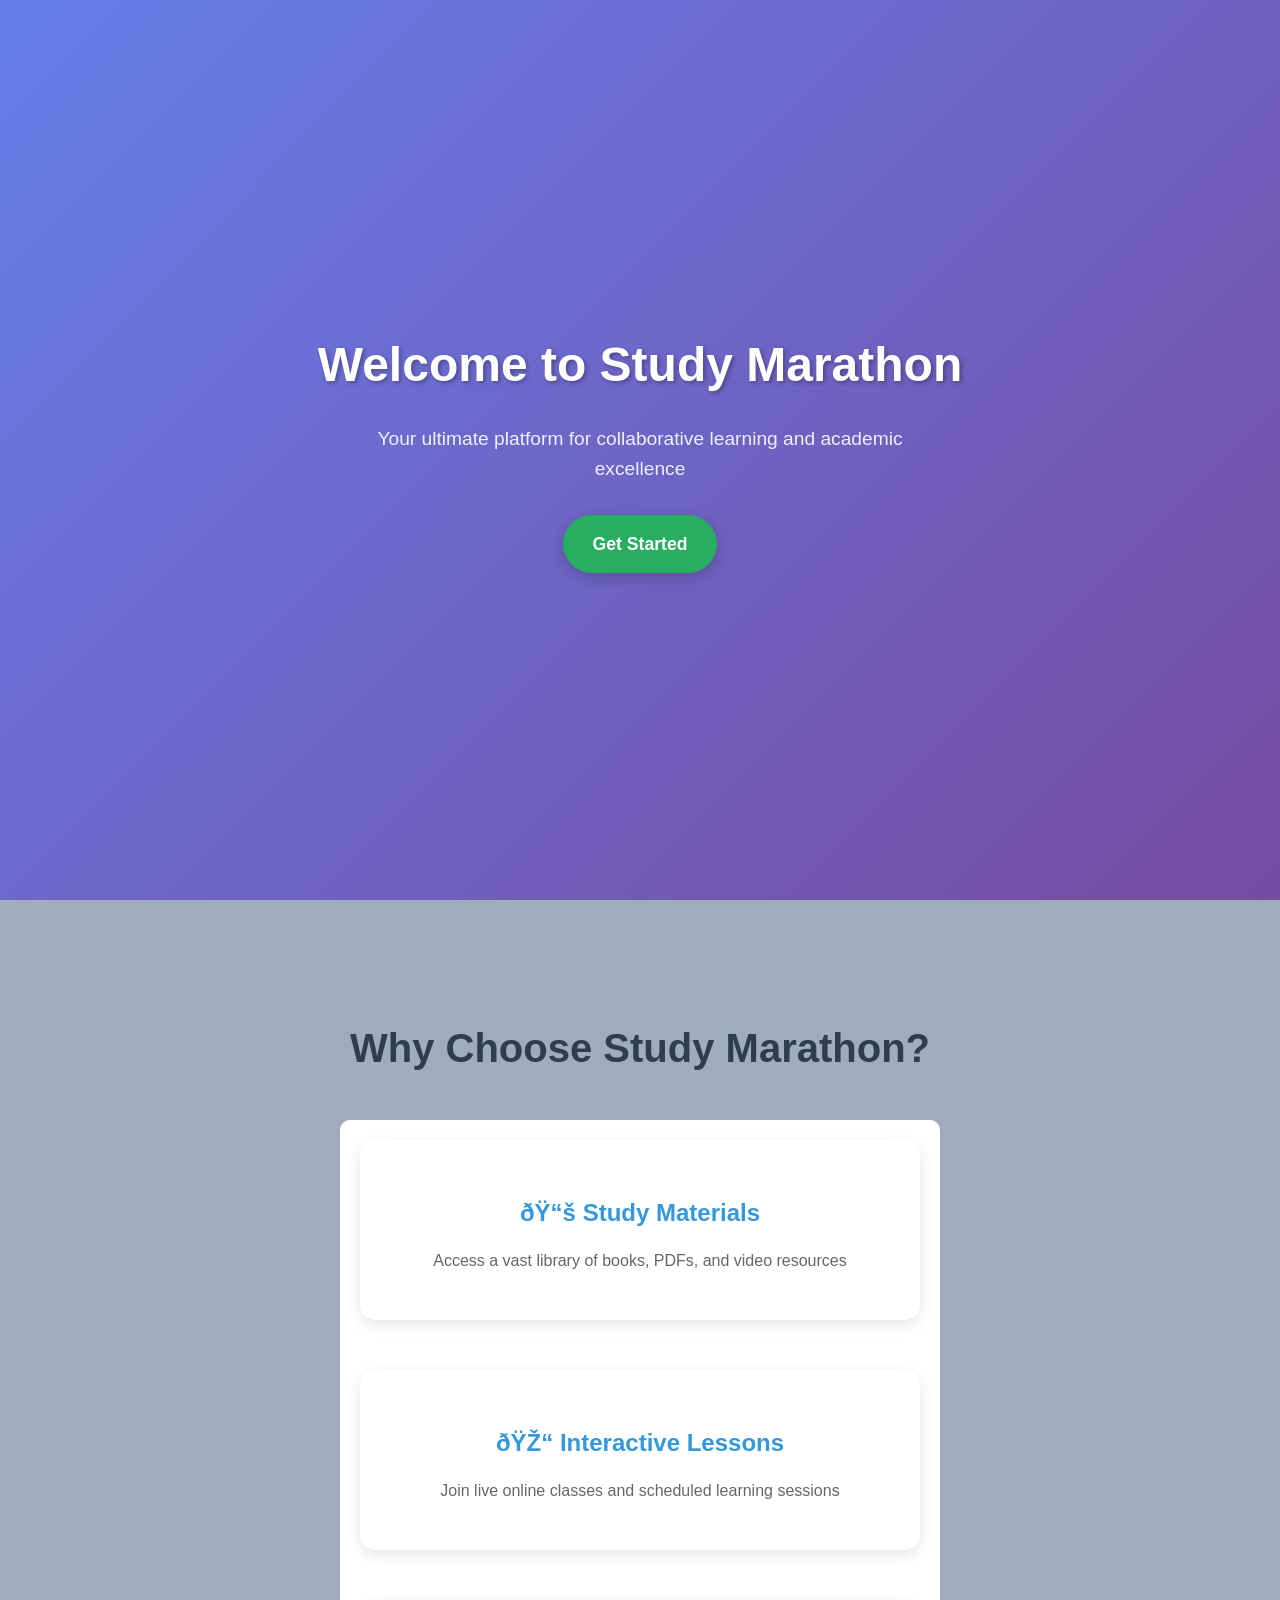
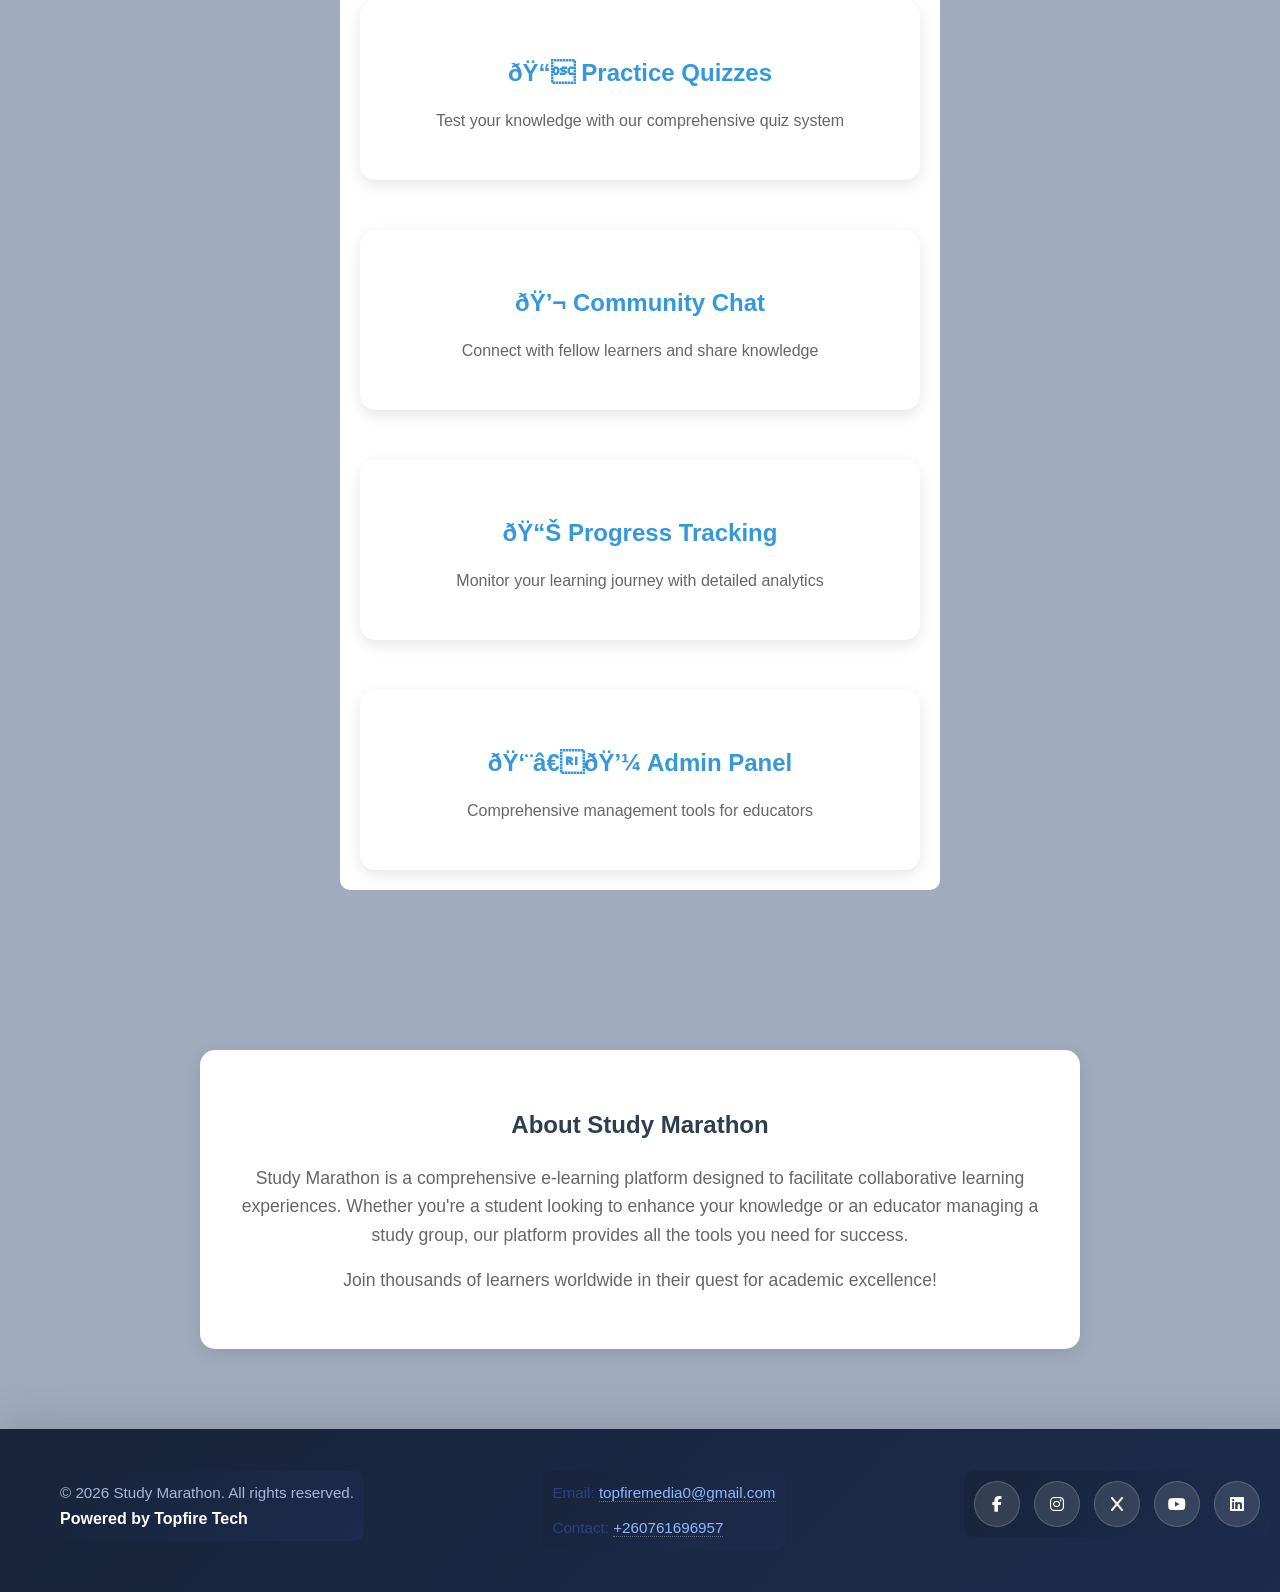
<file: index.html>
<!DOCTYPE html>
<html>
    <head>
        <meta name="viewport" content="width=device-width, initial-scale=1.0">
        <title>Study Marathon - Home</title>
        <link rel="stylesheet" href="styles/style.css">
<link rel="stylesheet" href="https://cdnjs.cloudflare.com/ajax/libs/font-awesome/6.5.1/css/all.min.css" integrity="sha512-DTOQO9RWCH3ppGqcWaEA1BIZOC6xxalwEsw9c2QQeAIftl+Vegovlnee1c9QX4TctnWMn13TZye+giMm8e2LwA==" crossorigin="anonymous" referrerpolicy="no-referrer" />
    </head>
    <body>
        <header class="hero">
            <h1>Welcome to Study Marathon</h1>
            <p>Your ultimate platform for collaborative learning and academic excellence</p>
            <a href="frontend/log.html" class="cta-btn">Get Started</a>
        </header>

        <section class="features">
            <h2>Why Choose Study Marathon?</h2>
            <div class="feature-grid">
                <div class="feature-card">
                    <h3>📚 Study Materials</h3>
                    <p>Access a vast library of books, PDFs, and video resources</p>
                </div>
                <div class="feature-card">
                    <h3>🎓 Interactive Lessons</h3>
                    <p>Join live online classes and scheduled learning sessions</p>
                </div>
                <div class="feature-card">
                    <h3>📝 Practice Quizzes</h3>
                    <p>Test your knowledge with our comprehensive quiz system</p>
                </div>
                <div class="feature-card">
                    <h3>💬 Community Chat</h3>
                    <p>Connect with fellow learners and share knowledge</p>
                </div>
                <div class="feature-card">
                    <h3>📊 Progress Tracking</h3>
                    <p>Monitor your learning journey with detailed analytics</p>
                </div>
                <div class="feature-card">
                    <h3>👨‍💼 Admin Panel</h3>
                    <p>Comprehensive management tools for educators</p>
                </div>
            </div>
        </section>

        <section class="about">
            <h2>About Study Marathon</h2>
            <p>Study Marathon is a comprehensive e-learning platform designed to facilitate collaborative learning experiences. Whether you're a student looking to enhance your knowledge or an educator managing a study group, our platform provides all the tools you need for success.</p>
            <p>Join thousands of learners worldwide in their quest for academic excellence!</p>
        </section>

        <footer>
            <div class="footer-brand">
                <p>&copy; 2026 Study Marathon. All rights reserved.</p>
                <p>Powered by Topfire Tech</p>
            </div>
            <div class="footer-contact">
                <span>Email: <a href="mailto:topfiremedia0@gmail.com">topfiremedia0@gmail.com</a></span>
                <span>Contact: <a href="tel:+260761696957">+260761696957</a></span>
            </div>
            <div class="footer-social">
                <a href="#" target="_blank" aria-label="Facebook"><i class="fab fa-facebook-f"></i></a>
                <a href="#" target="_blank" aria-label="Instagram"><i class="fab fa-instagram"></i></a>
                <a href="#" target="_blank" aria-label="Twitter"><i class="fab fa-x"></i></a>
                <a href="#" target="_blank" aria-label="YouTube"><i class="fab fa-youtube"></i></a>
                <a href="#" target="_blank" aria-label="LinkedIn"><i class="fab fa-linkedin"></i></a>
            </div>
        </footer>


    </body>
</html>
</file>
<file: styles/style.css>
body {
  font-family: Arial;
  background: #a0acbe;
  margin: 0;
  line-height: 1.6;
  min-height: 100vh;
  overflow-x: hidden;
  display: flex;
  flex-direction: column;
}
.gender option{
  border: 1px solid;
  background-color: rgb(100, 99, 99);
  border-radius: 10px;
}


.hero {
  background: linear-gradient(135deg, #667eea 0%, #764ba2 100%);
  color: white;
  text-align: center;
  min-height: 100vh;
  display: flex;
  flex-direction: column;
  justify-content: center;
  align-items: center;
  padding: 20px;
  box-sizing: border-box;
}

.hero h1 {
  font-size: 3em;
  margin: 0 0 20px 0;
  text-shadow: 2px 2px 4px rgba(0,0,0,0.3);
}

.hero p {
  font-size: 1.2em;
  margin: 0 0 30px 0;
  opacity: 0.9;
  max-width: 600px;
}

.cta-btn {
  display: inline-block;
  background: #27ae60;
  color: white;
  padding: 15px 30px;
  text-decoration: none;
  border-radius: 50px;
  font-size: 1.1em;
  font-weight: bold;
  transition: all 0.3s ease;
  box-shadow: 0 4px 15px rgba(0,0,0,0.2);
}

.cta-btn:hover {
  background: #229954;
  transform: translateY(-2px);
  box-shadow: 0 6px 20px rgba(0,0,0,0.3);
}

.features {
  max-width: 1200px;
  margin: 60px auto 0 auto;
  padding: 40px 20px;
  text-align: center;
}

.features h2 {
  font-size: 2.5em;
  margin-bottom: 40px;
  color: #2c3e50;
}

.feature-grid {
  display: grid;
  grid-template-columns: repeat(auto-fit, minmax(300px, 1fr));
  gap: 30px;
  margin-bottom: 60px;
}

.feature-card {
  background: white;
  padding: 30px;
  border-radius: 15px;
  box-shadow: 0 5px 15px rgba(0,0,0,0.1);
  transition: transform 0.3s ease, box-shadow 0.3s ease;
}

.feature-card:hover {
  transform: translateY(-5px);
  box-shadow: 0 10px 25px rgba(0,0,0,0.15);
}

.feature-card h3 {
  font-size: 1.5em;
  margin-bottom: 15px;
  color: #3498db;
}

.feature-card p {
  color: #666;
  font-size: 1em;
}

.about {
  background: white;
  max-width: 800px;
  margin: 60px auto 40px auto;
  padding: 40px;
  border-radius: 15px;
  box-shadow: 0 5px 15px rgba(0,0,0,0.1);
  text-align: center;
}

.about h2 {
  color: #2c3e50;
  margin-bottom: 20px;
}

.about p {
  color: #666;
  font-size: 1.1em;
  margin-bottom: 15px;
}

h2 {
  text-align: center;
  color: #1c1e21;
  font-size: 24px;
  font-weight: 600;
  margin: 16px 0;
  padding: 0 20px;
}

div {
  background: white;
  margin: 10px;
  padding: 10px;
  border-radius: 10px;
}

button {
  background: #1877f2;
  color: white;
  padding: 8px 16px;
  border: none;
  border-radius: 6px;
  cursor: pointer;
  font-size: 15px;
  font-weight: 600;
  transition: background-color 0.2s;
}

button:hover {
  background: #166fe5;
}

.nav {
  display: flex;
  justify-content: center;
  gap: 8px;
  align-items: center;
  padding: 12px 20px;
  background: white;
  border-bottom: 1px solid #dadde1;
  margin-bottom: 0;
}

.nav a {
  text-decoration: none;
  color: #1877f2;
  padding: 8px 16px;
  border-radius: 6px;
  background: #f0f2f5;
  font-size: 14px;
  font-weight: 500;
  transition: background-color 0.2s;
}

.nav a:hover {
  background: #e4e6ea;
}

.dashboard {
  display: flex;
  flex-wrap: wrap;
  gap: 20px;
}

.profile-section {
  max-width: 800px;
  margin: 20px auto;
}

.profile-card {
  padding: 20px;
  text-align: left;
  box-shadow: 0 5px 15px rgba(0,0,0,0.08);
  border-radius: 15px;
  background: white;
}

.profile-card h3 {
  margin-top: 0;
  color: #1c1e21;
}

.profile-card p {
  margin: 8px 0;
  color: #555;
}

.card {
  flex: 1;
  min-width: 200px;
  text-align: center;
}

footer {
  position: relative;
  width: 100%;
  text-align: left;
  padding: 32px 40px;
  background: linear-gradient(135deg, #17243a 0%, #1d2b4c 100%);
  color: #f1f5ff;
  margin-top: 40px;
  box-shadow: 0 -8px 40px rgba(0, 0, 0, 0.12);
  display: flex;
  flex-wrap: wrap;
  justify-content: space-between;
  gap: 24px;
  align-items: flex-start;
}

footer .footer-brand {
  background: linear-gradient(135deg, #17243a 0%, #1d2b4c 100%);;
  max-width: 320px;
}

footer .footer-brand p {
  margin: 0;
}

footer .footer-brand p:first-child {
  color: #a8b7d5;
  font-size: 0.95rem;
}

footer .footer-brand p:last-child {
  color: #ffffff;
  font-size: 1rem;
  font-weight: 700;
}

.footer-contact {
  background: linear-gradient(135deg, #17243a 0%, #1d2b4c 100%);;
  display: grid;
  gap: 10px;
  min-width: 220px;
}

.footer-contact span {
  color: #2c4180;
  font-size: 0.95rem;
}

.footer-contact a {
  color: #8fb7ff;
  text-decoration: none;
  border-bottom: 1px dotted rgba(255, 255, 255, 0.35);
}

.footer-contact a:hover {
  color: #ffffff;
  border-color: rgba(255, 255, 255, 0.65);
}

.footer-social {
  background: linear-gradient(135deg, #17243a 0%, #1d2b4c 100%);;
  display: flex;
  align-items: center;
  gap: 14px;
  margin-right:50px ;
}

.footer-social a {
  display: inline-flex;
  width: 44px;
  height: 44px;
  align-items: center;
  justify-content: center;
  border-radius: 50%;
  background: rgba(255, 255, 255, 0.12);
  border: 1px solid rgba(255, 255, 255, 0.18);
  color: #ffffff;
  text-decoration: none;
  transition: all 0.2s ease;
}

.footer-social a:hover {
  transform: translateY(-2px);
  background: #ffffff;
  color: #17243a;
}

.footer-social i {
  font-size: 16px;
}

.chat-container {
  flex: 1;
  display: flex;
  flex-direction: column;
  max-width: 800px;
  margin: 0 auto;
  background: white;
  border-radius: 8px;
  overflow: hidden;
  box-shadow: 0 2px 10px rgba(0,0,0,0.1);
  margin-top: 20px;
  margin-bottom: 20px;
}

.chat-box {
  flex: 1;
  overflow-y: auto;
  padding: 20px;
  background: #f8f9fa;
  display: flex;
  flex-direction: column;
  gap: 12px;
}

.input-container {
  display: flex;
  padding: 16px 20px;
  background: white;
  border-top: 1px solid #e4e6ea;
  gap: 12px;
  align-items: center;
}

#msg {
  flex: 1;
  padding: 12px 16px;
  border: 1px solid #dddfe2;
  border-radius: 20px;
  outline: none;
  font-size: 15px;
  background: #f0f2f5;
  transition: border-color 0.2s;
}

#msg:focus {
  border-color: #1877f2;
  background: white;
}

.message {
  background: white;
  padding: 8px 12px;
  border-radius: 18px;
  margin-bottom: 4px;
  max-width: 70%;
  word-wrap: break-word;
  font-size: 15px;
  line-height: 1.4;
  box-shadow: 0 1px 2px rgba(0,0,0,0.1);
}

.message.own {
  background: #0084ff;
  color: white;
  margin-left: auto;
  margin-right: 12px;
  text-align: right;
}

.message.other {
  background: white;
  color: #1c1e21;
  margin-left: 12px;
  margin-right: auto;
}

.message-user {
  font-weight: 600;
  font-size: 13px;
  margin-bottom: 4px;
  color: #65676b;
}

.message-text {
  margin: 0;
}

.online-status {
  text-align: center;
  padding: 8px 20px;
  font-size: 14px;
  color: #65676b;
  background: white;
  border-bottom: 1px solid #dadde1;
}

.online-indicator {
  display: inline-flex;
  align-items: center;
  gap: 8px;
}

.online-dot {
  width: 8px;
  height: 8px;
  border-radius: 50%;
  display: inline-block;
}

.online-dot.online {
  background-color: #42b883;
  box-shadow: 0 0 4px rgba(66, 184, 131, 0.4);
}

.online-dot.offline {
  background-color: #90949c;
}

.connection-status {
  text-align: center;
  padding: 4px 20px;
  font-size: 12px;
  font-weight: 500;
  border-radius: 12px;
  margin: 8px 20px;
  display: inline-block;
}

.status-connected {
  background-color: #e8f5e8;
  color: #2e7d32;
}

.status-disconnected {
  background-color: #ffebee;
  color: #c62828;
}

/* Chat Mode Selector */
.chat-mode-selector {
  display: flex;
  gap: 10px;
  padding: 15px 20px;
  background: white;
  border-bottom: 2px solid #e4e6ea;
  justify-content: center;
}

.mode-btn {
  padding: 10px 20px;
  border: 2px solid #dddfe2;
  background: white;
  color: #65676b;
  border-radius: 20px;
  cursor: pointer;
  font-size: 14px;
  font-weight: 500;
  transition: all 0.2s;
}

.mode-btn:hover {
  border-color: #1877f2;
  color: #1877f2;
}

.mode-btn.active {
  background: #1877f2;
  color: white;
  border-color: #1877f2;
}

/* Chat Main Layout */
.chat-main {
  display: flex;
  flex: 1;
  overflow: hidden;
}

/* Chat Sidebar */
.chat-sidebar {
  width: 280px;
  border-right: 1px solid #e4e6ea;
  background: white;
  display: flex;
  flex-direction: column;
  overflow-y: auto;
  padding: 15px;
}

.chat-sidebar h3 {
  font-size: 15px;
  font-weight: 600;
  margin-bottom: 12px;
  margin-top: 0;
  color: #1c1e21;
}

.search-box {
  padding: 8px 12px;
  border: 1px solid #dddfe2;
  border-radius: 20px;
  font-size: 14px;
  margin-bottom: 12px;
  outline: none;
  background: #f0f2f5;
}

.search-box:focus {
  border-color: #1877f2;
  background: white;
}

.users-list {
  display: flex;
  flex-direction: column;
  gap: 8px;
  flex: 1;
  overflow-y: auto;
}

.user-item {
  display: flex;
  gap: 12px;
  padding: 10px;
  border-radius: 8px;
  cursor: pointer;
  transition: all 0.2s;
  align-items: center;
}

.user-item:hover {
  background: #f0f2f5;
}

.user-item.active {
  background: #e7f3ff;
  border-left: 3px solid #1877f2;
  padding-left: 7px;
}

.user-avatar {
  font-size: 24px;
  width: 40px;
  height: 40px;
  display: flex;
  align-items: center;
  justify-content: center;
  border-radius: 50%;
  background: #f0f2f5;
}

.user-info {
  flex: 1;
  min-width: 0;
}

.user-name {
  font-size: 14px;
  font-weight: 500;
  color: #1c1e21;
  margin: 0 0 4px 0;
  white-space: nowrap;
  overflow: hidden;
  text-overflow: ellipsis;
}

.user-status {
  font-size: 12px;
  color: #65676b;
  margin: 0;
}

.no-users {
  text-align: center;
  color: #65676b;
  font-size: 14px;
  padding: 20px;
}

/* Chat Content */
.chat-content {
  flex: 1;
  display: flex;
  flex-direction: column;
  overflow: hidden;
}

.chat-header {
  padding: 15px 20px;
  border-bottom: 1px solid #e4e6ea;
  background: white;
}

.chat-header h3 {
  margin: 0 0 4px 0;
  font-size: 16px;
  color: #1c1e21;
}

.chat-header p {
  margin: 0;
  font-size: 13px;
  color: #65676b;
}

.no-messages {
  flex: 1;
  display: flex;
  align-items: center;
  justify-content: center;
  color: #65676b;
  font-size: 14px;
}

.admin-container {
  max-width: 800px;
  margin: 20px auto;
}

.form-group {
  display: flex;
  flex-direction: column;
  gap: 10px;
  margin-bottom: 20px;
  padding: 15px;
  border: 1px solid #ddd;
  border-radius: 10px;
  background: #f9f9f9;
}

.form-group input {
  padding: 8px;
  border: 1px solid #ddd;
  border-radius: 5px;
}

.management-section {
  margin-top: 30px;
}

.management-section button {
  margin: 5px;
}

.item {
  border: 1px solid #ddd;
  padding: 10px;
  margin: 5px 0;
  border-radius: 5px;
  background: white;
}

.item button {
  background: #e74c3c;
  color: white;
  border: none;
  padding: 5px 10px;
  border-radius: 3px;
  cursor: pointer;
}

.item button:hover {
  background: #c0392b;
}

.auth-container {
  max-width: 400px;
  margin: 50px auto;
  padding: 20px;
  border: 1px solid #ddd;
  border-radius: 10px;
  background: white;
  text-align: center;
}

.form-container {
  margin-top: 20px;
}

.form-container input, .form-container select {
  width: 100%;
  padding: 10px;
  margin: 10px 0;
  border: 1px solid #ddd;
  border-radius: 5px;
  box-sizing: border-box;
}

.form-container button {
  width: 100%;
  padding: 10px;
  background: #3498db;
  color: white;
  border: none;
  border-radius: 5px;
  cursor: pointer;
  margin-top: 10px;
}

.form-container button:hover {
  background: #2980b9;
}

.form-container a {
  color: #3498db;
  text-decoration: none;
}

.form-container a:hover {
  text-decoration: underline;
}

.quiz-container {
  max-width: 800px;
  margin: 20px auto;
  padding: 20px;
  background: white;
  border-radius: 10px;
  box-shadow: 0 2px 10px rgba(0,0,0,0.1);
}

.question {
  margin-bottom: 20px;
  padding: 15px;
  border: 1px solid #ddd;
  border-radius: 8px;
  background: #f9f9f9;
}

.question h4 {
  margin-top: 0;
  color: #2c3e50;
}

.question label {
  display: block;
  margin: 5px 0;
  cursor: pointer;
}

.question input[type="radio"] {
  margin-right: 10px;
}

#submitBtn {
  display: block;
  margin: 20px auto;
  padding: 10px 20px;
  background: #27ae60;
  color: white;
  border: none;
  border-radius: 5px;
  cursor: pointer;
  font-size: 16px;
}

#submitBtn:hover {
  background: #229954;
}

#results {
  text-align: center;
  padding: 20px;
  background: #ecf0f1;
  border-radius: 10px;
}

#results h3 {
  color: #2c3e50;
}

#results button {
  margin-top: 15px;
  padding: 10px 20px;
  background: #3498db;
  color: white;
  border: none;
  border-radius: 5px;
  cursor: pointer;
}

#results button:hover {
  background: #2980b9;
}

.notifications {
  max-width: 800px;
  margin: 20px auto;
  padding: 15px;
  background: #fff3cd;
  border: 1px solid #ffeaa7;
  border-radius: 10px;
}

.notifications h3 {
  margin-top: 0;
  color: #856404;
}

.notification {
  margin: 5px 0;
  padding: 10px;
  border-radius: 5px;
  background: white;
  border-left: 4px solid #28a745;
}

.notification a {
  text-decoration: none;
  color: #333;
  font-weight: bold;
}

.notification a:hover {
  text-decoration: underline;
}

.quiz-notif {
  border-left-color: #007bff;
}

.message-notif {
  border-left-color: #17a2b8;
}

.lesson-notif {
  border-left-color: #28a745;
}

.lessons-container {
  max-width: 1000px;
  margin: 20px auto;
  padding: 20px;
}

.lessons-section {
  margin-bottom: 40px;
}

.lessons-section h3 {
  color: #2c3e50;
  border-bottom: 2px solid #3498db;
  padding-bottom: 10px;
  margin-bottom: 20px;
}

.lesson-card {
  background: white;
  border: 1px solid #ddd;
  border-radius: 10px;
  padding: 20px;
  margin: 15px 0;
  box-shadow: 0 2px 5px rgba(0,0,0,0.1);
  transition: transform 0.2s;
}

.lesson-card:hover {
  transform: translateY(-2px);
  box-shadow: 0 4px 10px rgba(0,0,0,0.15);
}

.lesson-card.live {
  border-left: 5px solid #e74c3c;
  background: #fff5f5;
}

.lesson-card.upcoming {
  border-left: 5px solid #3498db;
  background: #f0f8ff;
}

.lesson-header {
  display: flex;
  justify-content: space-between;
  align-items: center;
  margin-bottom: 15px;
}

.lesson-header h4 {
  margin: 0;
  color: #2c3e50;
}

.live-badge {
  background: #e74c3c;
  color: white;
  padding: 4px 8px;
  border-radius: 12px;
  font-size: 12px;
  font-weight: bold;
}

.lesson-details p {
  margin: 5px 0;
  color: #555;
}

.lesson-actions {
  margin-top: 15px;
  display: flex;
  gap: 10px;
}

.calendar-btn, .reminder-btn {
  padding: 8px 16px;
  border: none;
  border-radius: 5px;
  cursor: pointer;
  font-size: 14px;
  transition: background 0.3s;
}

.calendar-btn {
  background: #28a745;
  color: white;
}

.calendar-btn:hover {
  background: #218838;
}

.reminder-btn {
  background: #ffc107;
  color: #212529;
}

.reminder-btn:hover {
  background: #e0a800;
}

.books-container {
  max-width: 1000px;
  margin: 20px auto;
  padding: 20px;
}

.book-card {
  background: white;
  border: 1px solid #ddd;
  border-radius: 10px;
  padding: 20px;
  margin: 15px 0;
  box-shadow: 0 2px 5px rgba(0,0,0,0.1);
  transition: transform 0.2s;
}

.book-card:hover {
  transform: translateY(-2px);
  box-shadow: 0 4px 10px rgba(0,0,0,0.15);
}

.book-card h3 {
  margin-top: 0;
  color: #2c3e50;
}

.book-actions {
  margin: 15px 0;
}

.read-btn {
  display: inline-block;
  background: #3498db;
  color: white;
  padding: 10px 15px;
  text-decoration: none;
  border-radius: 5px;
  font-weight: bold;
  transition: background 0.3s;
}

.read-btn:hover {
  background: #2980b9;
}

.video-container {
  margin-top: 15px;
  text-align: center;
}

.video-container iframe {
  max-width: 100%;
  border-radius: 5px;
}

.join-btn {
  display: inline-block;
  background: #27ae60;
  color: white;
  padding: 12px 20px;
  text-decoration: none;
  border-radius: 5px;
  font-weight: bold;
  transition: background 0.3s;
}

.join-btn:hover {
  background: #229954;
  color: white;
}

/* ===== DASHBOARD STYLES ===== */

.admin-quick-actions, .student-quick-actions {
  max-width: 1000px;
  margin: 40px auto;
  padding: 20px;
  background: white;
  border-radius: 15px;
  box-shadow: 0 5px 15px rgba(0,0,0,0.1);
}

.admin-quick-actions h3, .student-quick-actions h3 {
  color: #2c3e50;
  margin-bottom: 20px;
  text-align: center;
}

.quick-action-buttons {
  display: grid;
  grid-template-columns: repeat(auto-fit, minmax(200px, 1fr));
  gap: 15px;
}

.action-btn {
  background: linear-gradient(135deg, #667eea 0%, #764ba2 100%);
  color: white;
  border: none;
  padding: 15px 20px;
  border-radius: 10px;
  cursor: pointer;
  font-size: 16px;
  font-weight: 600;
  transition: all 0.3s ease;
  text-align: center;
  box-shadow: 0 4px 15px rgba(0,0,0,0.2);
}

.action-btn:hover {
  transform: translateY(-2px);
  box-shadow: 0 6px 20px rgba(0,0,0,0.3);
}

.upcoming-section, .recent-books-section {
  max-width: 1000px;
  margin: 40px auto;
  padding: 20px;
  background: white;
  border-radius: 15px;
  box-shadow: 0 5px 15px rgba(0,0,0,0.1);
}

.upcoming-section h3, .recent-books-section h3 {
  color: #2c3e50;
  margin-bottom: 20px;
  text-align: center;
}

.upcoming-list, .recent-books-list {
  display: grid;
  gap: 15px;
}

.upcoming-item, .recent-book-item {
  padding: 15px;
  border: 1px solid #ddd;
  border-radius: 10px;
  background: #f9f9f9;
  transition: all 0.3s ease;
}

.upcoming-item:hover, .recent-book-item:hover {
  box-shadow: 0 4px 10px rgba(0,0,0,0.1);
  transform: translateY(-2px);
}

.upcoming-item h4, .recent-book-item h4 {
  margin: 0 0 10px 0;
  color: #2c3e50;
}

.book-actions {
  display: flex;
  gap: 10px;
  margin-top: 10px;
}

/* General responsive rules */
img {
  max-width: 100%;
  height: auto;
}

iframe {
  max-width: 100%;
}

/* Extra Small Devices (up to 480px) */
@media screen and (max-width: 480px) {
  body {
    font-size: 13px;
    padding: 0 5px;
  }

  .hero {
    padding: 15px 10px;
    min-height: 90vh;
  }

  .hero h1 {
    font-size: 1.8em;
    margin-bottom: 10px;
  }

  .hero p {
    font-size: 0.9em;
    margin-bottom: 20px;
    max-width: none;
  }

  .cta-btn {
    padding: 10px 20px;
    font-size: 0.9em;
  }

  .features {
    padding: 15px 10px;
    margin-top: 30px;
  }

  .features h2 {
    font-size: 1.8em;
    margin-bottom: 20px;
  }

  .feature-card {
    padding: 15px;
  }

  .feature-card h3 {
    font-size: 1.2em;
  }

  .about {
    margin: 30px 10px;
    padding: 20px 15px;
  }

  .nav {
    padding: 8px 10px;
    gap: 4px;
  }

  .nav a {
    padding: 5px 8px;
    font-size: 12px;
  }

  .chat-container {
    margin: 10px;
    margin-bottom: 60px;
  }

  .chat-sidebar {
    width: 100%;
    height: 120px;
    border-right: none;
    border-bottom: 1px solid #e4e6ea;
    flex-direction: row;
    padding: 10px;
    margin-bottom: 10px;
  }

  .chat-sidebar h3 {
    display: none;
  }

  .search-box {
    display: none;
  }

  .users-list {
    flex-direction: row;
    overflow-x: auto;
    gap: 5px;
  }

  .user-item {
    flex-direction: column;
    padding: 8px;
    min-width: 60px;
    text-align: center;
  }

  .user-avatar {
    width: 30px;
    height: 30px;
    font-size: 16px;
  }

  .user-info {
    display: none;
  }

  .chat-mode-selector {
    flex-direction: column;
    gap: 5px;
    padding: 10px;
  }

  .mode-btn {
    padding: 8px 12px;
    font-size: 12px;
  }

  .message {
    max-width: 90%;
    font-size: 13px;
  }

  .input-container {
    padding: 10px 12px;
  }

  #msg {
    padding: 8px 12px;
    font-size: 13px;
  }

  .admin-container,
  .quiz-container,
  .lessons-container,
  .books-container {
    margin: 10px;
    padding: 10px;
  }

  .lesson-header {
    gap: 5px;
  }

  .video-container iframe {
    height: 150px;
  }

  footer {
    padding: 8px;
    font-size: 12px;
  }
}

/* Mobile Styles (481px to 768px) */
@media screen and (min-width: 481px) and (max-width: 768px) {
  body {
    font-size: 14px;
    padding: 0 10px;
  }

  .hero {
    padding: 20px 15px;
    height: auto;
    min-height: 100vh;
  }

  .hero h1 {
    font-size: 2.2em;
    margin-bottom: 15px;
  }

  .hero p {
    font-size: 1em;
    margin-bottom: 25px;
  }

  .cta-btn {
    padding: 12px 25px;
    font-size: 1em;
  }

  .features {
    padding: 20px 15px;
    margin-top: 40px;
  }

  .features h2 {
    font-size: 2em;
    margin-bottom: 30px;
  }

  .feature-grid {
    grid-template-columns: 1fr;
    gap: 20px;
  }

  .feature-card {
    padding: 20px;
  }

  .feature-card h3 {
    font-size: 1.3em;
  }

  .about {
    margin: 40px 15px;
    padding: 25px 20px;
  }

  /* Navigation */
  .nav {
    flex-wrap: wrap;
    gap: 6px;
    padding: 10px 15px;
    justify-content: center;
  }

  .nav a {
    padding: 6px 12px;
    font-size: 13px;
    white-space: nowrap;
  }

  /* Dashboard */
  .dashboard {
    flex-direction: column;
    gap: 15px;
  }

  .card {
    min-width: auto;
  }

  /* Profile */
  .profile-section {
    margin: 15px;
  }

  .profile-card {
    padding: 15px;
  }

  /* Chat */
  .chat-container {
    margin: 15px;
    margin-top: 20px;
    margin-bottom: 80px; /* Space for fixed footer */
  }

  .chat-box {
    padding: 15px;
  }

  .message {
    max-width: 85%;
    font-size: 14px;
  }

  .input-container {
    padding: 12px 15px;
    gap: 8px;
  }

  #msg {
    padding: 10px 14px;
    font-size: 14px;
  }

  /* Admin Panel */
  .admin-container {
    margin: 15px;
    padding: 0;
  }

  .form-group {
    padding: 12px;
    gap: 8px;
  }

  .form-group input {
    padding: 10px;
  }

  .management-section button {
    width: 100%;
    margin: 5px 0;
  }

  /* Forms */
  .auth-container {
    margin: 20px 15px;
    padding: 20px 15px;
  }

  .form-container input,
  .form-container select,
  .form-container button {
    font-size: 16px; /* Prevent zoom on iOS */
  }

  /* Quiz */
  .quiz-container {
    margin: 15px;
    padding: 15px;
  }

  .question {
    padding: 12px;
  }

  /* Lessons */
  .lessons-container {
    margin: 15px;
    padding: 15px;
  }

  .lesson-card {
    padding: 15px;
  }

  .lesson-header {
    flex-direction: column;
    align-items: flex-start;
    gap: 8px;
  }

  .lesson-actions {
    flex-direction: column;
    gap: 8px;
  }

  .calendar-btn,
  .reminder-btn {
    width: 100%;
    text-align: center;
  }

  /* Books */
  .books-container {
    margin: 15px;
    padding: 15px;
  }

  .book-card {
    padding: 15px;
  }

  .video-container iframe {
    width: 100%;
    height: 200px;
  }

  /* Footer */
  footer {
    position: relative;
    margin-top: 20px;
  }

  /* Tables/Lists - make scrollable on mobile */
  .item {
    overflow-x: auto;
  }

  /* Notifications */
  .notifications {
    margin: 15px;
    padding: 12px;
  }

  /* Dashboard quick actions */
  .admin-quick-actions, .student-quick-actions {
    margin: 15px;
    padding: 15px;
  }

  .quick-action-buttons {
    grid-template-columns: 1fr;
    gap: 10px;
  }

  .action-btn {
    padding: 12px 15px;
    font-size: 14px;
  }

  /* Upcoming and recent sections */
  .upcoming-section, .recent-books-section {
    margin: 15px;
    padding: 15px;
  }

  .upcoming-list, .recent-books-list {
    gap: 10px;
  }

  .upcoming-item, .recent-book-item {
    padding: 12px;
  }

  .book-actions {
    flex-direction: column;
    gap: 8px;
  }

/* Tablet Styles (769px to 1024px) */
@media screen and (min-width: 769px) and (max-width: 1024px) {
  .hero h1 {
    font-size: 2.5em;
  }

  .hero p {
    font-size: 1.1em;
  }

  .features h2 {
    font-size: 2.2em;
  }

  .feature-grid {
    grid-template-columns: repeat(2, 1fr);
    gap: 25px;
  }

  .nav {
    gap: 10px;
  }

  .chat-container {
    max-width: 700px;
  }

  .message {
    max-width: 75%;
  }

  .admin-container {
    max-width: 700px;
  }

  .lessons-container,
  .books-container {
    max-width: 900px;
  }

  .quick-action-buttons {
    flex-wrap: wrap;
  }

  .action-btn,
  .reminder-btn {
    flex: 1;
    min-width: 120px;
  }
}

/* Large Desktop Styles (1200px and above) */
@media screen and (min-width: 1200px) {
  .hero h1 {
    font-size: 3.5em;
  }

  .hero p {
    font-size: 1.3em;
    max-width: 700px;
  }

  .features {
    max-width: 1400px;
  }

  .feature-grid {
    grid-template-columns: repeat(3, 1fr);
    gap: 40px;
  }

  .feature-card {
    padding: 35px;
  }

  .chat-container {
    max-width: 900px;
  }

  .admin-container {
    max-width: 900px;
  }

  .lessons-container,
  .books-container {
    max-width: 1200px;
  }

  .lesson-card {
    padding: 25px;
  }

  .book-card {
    padding: 25px;
  }
}

/* Print Styles */
@media print {
  .nav,
  .input-container,
  footer {
    display: none !important;
  }

  .hero {
    background: white !important;
    color: black !important;
    -webkit-print-color-adjust: exact;
  }

  .chat-container,
  .book-card,
  .lesson-card,
  .question {
    box-shadow: none !important;
    border: 1px solid #ccc !important;
  }

  .message.own {
    background: rgb(39, 39, 126)!important;
    color: black !important;
    -webkit-print-color-adjust: exact;
  }
 .message.other{
        background: rgb(39, 39, 126)!important;
    color: black !important;
    -webkit-print-color-adjust: exact;
 }
}
</file>
